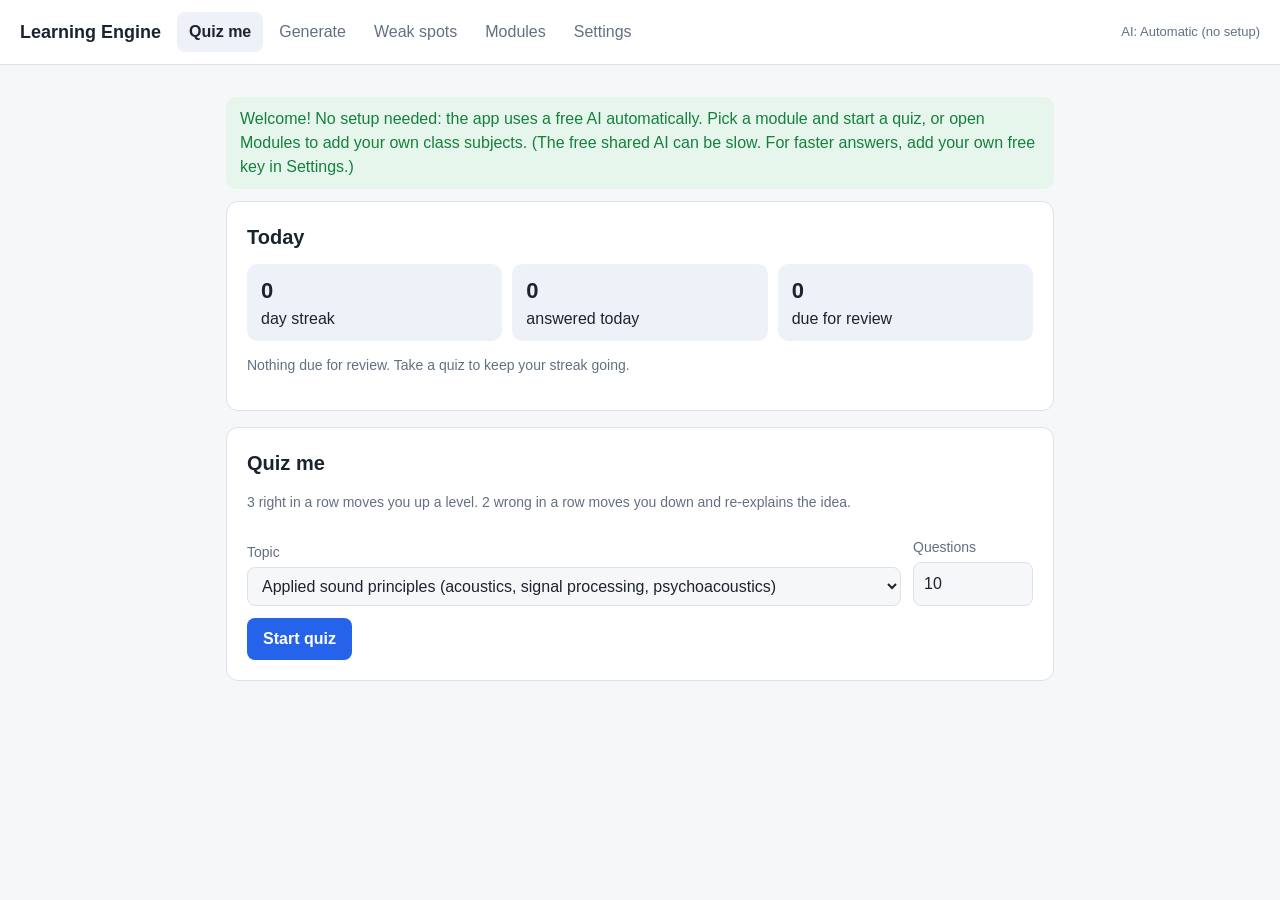
<file: app/index.html>
<!doctype html>
<html lang="en">
<head>
<meta charset="utf-8">
<meta name="viewport" content="width=device-width, initial-scale=1">
<!-- Only this site's own scripts may run, plus the pinned private-AI library from jsDelivr
     (loaded only if you choose "Private AI on this computer"). Network calls go to the AI you pick. -->
<meta http-equiv="Content-Security-Policy" content="default-src 'self'; script-src 'self' https://esm.run https://cdn.jsdelivr.net 'wasm-unsafe-eval'; style-src 'self' 'unsafe-inline'; img-src 'self' data:; connect-src 'self' https: http://localhost:* http://127.0.0.1:*; manifest-src 'self'; worker-src 'self'; base-uri 'none'; form-action 'none'; object-src 'none'">
<meta name="referrer" content="no-referrer">
<title>Learning Engine</title>
<meta name="description" content="An adaptive tutor for your music course modules and assignments.">
<meta name="theme-color" content="#2563eb">
<link rel="manifest" href="manifest.webmanifest">
<link rel="icon" href="icons/icon.svg" type="image/svg+xml">
<link rel="apple-touch-icon" href="icons/icon-192.png">
<link rel="stylesheet" href="styles.css">
</head>
<body>
<header>
  <h1>Learning Engine</h1>
  <nav id="nav">
    <button data-tab="quiz" class="active">Quiz me</button>
    <button data-tab="generate">Generate</button>
    <button data-tab="review">Weak spots</button>
    <button data-tab="assign">Modules</button>
    <button data-tab="settings">Settings</button>
  </nav>
  <span id="ai"></span>
  <button class="btn secondary hidden" id="install-btn">Install app</button>
</header>
<main>
  <div id="banner"></div>
  <div id="busy-note" class="note warn hidden" role="status"></div>

  <!-- QUIZ -->
  <section id="tab-quiz">
    <div class="card" id="today-card">
      <h2>Today</h2>
      <div class="stats">
        <div class="stat"><b id="st-streak">0</b>day streak</div>
        <div class="stat"><b id="st-today">0</b>answered today</div>
        <div class="stat"><b id="st-due">0</b>due for review</div>
      </div>
      <div id="st-due-list"></div>
    </div>
    <div class="card" id="quiz-setup">
      <h2>Quiz me</h2>
      <p class="muted">3 right in a row moves you up a level. 2 wrong in a row moves you down and re-explains the idea.</p>
      <div class="row">
        <div><label for="quiz-topic">Topic</label><select id="quiz-topic"></select></div>
        <div style="flex:0 1 120px"><label for="quiz-n">Questions</label><input id="quiz-n" type="number" min="1" max="50" value="10"></div>
      </div>
      <div class="btns"><button class="btn" id="quiz-start">Start quiz</button></div>
      <div id="quiz-setup-msg"></div>
    </div>
    <div class="card hidden" id="quiz-box">
      <div class="row" style="align-items:center">
        <div id="quiz-title" style="font-weight:600"></div>
        <div style="flex:0 0 auto"><span class="pill" id="quiz-meta"></span></div>
      </div>
      <div id="quiz-body"></div>
      <div class="btns"><button class="btn secondary" id="quiz-stop">Stop quiz</button></div>
    </div>
  </section>

  <!-- GENERATE -->
  <section id="tab-generate" class="hidden">
    <div class="card">
      <h2>Generate new questions</h2>
      <p class="muted">Questions are made one at a time and saved, so later quizzes don't have to wait.</p>
      <div class="row">
        <div><label for="gen-topic">Topic</label><select id="gen-topic"></select></div>
        <div style="flex:0 1 110px"><label for="gen-n">How many</label><input id="gen-n" type="number" min="1" max="20" value="10"></div>
        <div style="flex:0 1 170px"><label for="gen-level">Level</label>
          <select id="gen-level"><option value="">Around my level</option><option>1</option><option>2</option><option>3</option><option>4</option><option>5</option></select></div>
      </div>
      <div class="btns"><button class="btn" id="gen-go">Generate</button></div>
      <div id="gen-status" class="hidden"><p id="gen-msg" class="muted"></p><progress id="gen-bar" value="0" max="10"></progress></div>
      <div id="gen-result"></div>
    </div>
    <div class="card"><h2>Question bank</h2><div id="topics-table"></div></div>
  </section>

  <!-- REVIEW -->
  <section id="tab-review" class="hidden"><div id="review-body"></div></section>

  <!-- MODULES (each one a folder holding its own assignments) -->
  <section id="tab-assign" class="hidden">
    <div id="mod-list-view">
      <div class="card">
        <div class="row" style="align-items:center"><h2 style="margin:0">Your modules</h2>
          <div style="flex:0 0 auto"><button class="btn" id="mod-new">Add a module</button></div></div>
        <p class="muted">Each module is a folder for one class subject. It keeps its own questions, progress, notes and assignments.</p>
        <div id="mod-list" class="folders"></div>
      </div>
      <div class="card hidden" id="mod-form">
        <h2>Add a module</h2>
        <label for="mf-name">Name</label><input id="mf-name" placeholder="e.g. Studio recording">
        <label for="mf-desc">Short description (optional)</label><input id="mf-desc" placeholder="e.g. Recording bands in the studio, from mic choice to the final mix">
        <label for="mf-notes">Course notes or syllabus (optional)</label>
        <textarea id="mf-notes" style="min-height:90px" placeholder="Paste the module outline, learning outcomes or your class notes. Questions will follow them."></textarea>
        <label for="mf-subs">Subtopics to be quizzed on (optional, one per line)</label>
        <textarea id="mf-subs" style="min-height:90px" placeholder="Leave blank and the AI will suggest some."></textarea>
        <div class="btns"><button class="btn" id="mf-save">Save module</button><button class="btn secondary" id="mf-cancel">Cancel</button></div>
        <div id="mf-msg"></div>
      </div>
    </div>
    <div id="mod-view" class="hidden">
      <div class="card">
        <div class="btns" style="margin-top:0"><button class="btn secondary" id="mv-back">← All modules</button></div>
        <h2 id="mv-title" style="margin-top:12px"></h2>
        <p class="muted" id="mv-desc"></p>
        <p class="muted" id="mv-stats"></p>
        <div class="btns"><button class="btn" id="mv-quiz">Quiz this module</button>
          <button class="btn secondary" id="mv-review">Review due</button>
          <button class="btn secondary" id="mv-gen">Make questions</button>
          <button class="btn secondary" id="mv-edit">Edit module</button>
          <button class="btn secondary" id="mv-zip">Download this folder</button></div>
        <div id="mv-msg"></div>
      </div>
      <div class="card hidden" id="me-form">
        <h2>Edit module</h2>
        <label for="me-name">Name</label><input id="me-name">
        <label for="me-desc">Short description</label><input id="me-desc">
        <label for="me-notes">Course notes or syllabus</label><textarea id="me-notes" style="min-height:90px"></textarea>
        <label for="me-subs">Subtopics (one per line)</label><textarea id="me-subs" style="min-height:110px"></textarea>
        <div class="btns"><button class="btn" id="me-save">Save changes</button>
          <button class="btn secondary" id="me-suggest">Suggest subtopics with AI</button>
          <button class="btn secondary" id="me-cancel">Cancel</button></div>
        <div id="me-msg"></div>
        <details style="margin-top:12px"><summary class="muted">Delete this module</summary>
          <p class="muted">Deletes this module's questions and progress. Its assignments are kept and move to the General folder.</p>
          <button class="btn secondary" id="me-delete">Delete this module</button></details>
      </div>
      <div class="card">
        <div class="row" style="align-items:center"><h2 style="margin:0">Assignments in this module</h2>
          <div style="flex:0 0 auto"><button class="btn" id="assign-new">Add assignment</button></div></div>
        <div id="assign-list" style="margin-top:8px"></div>
      </div>
      <div class="card hidden" id="assign-form">
        <h2>Add an assignment to <span id="af-mod"></span></h2>
        <div class="row">
          <div><label for="af-title">Title</label><input id="af-title" placeholder="e.g. Live sound report: festival stage"></div>
          <div><label for="af-course">Course code (optional)</label><input id="af-course"></div>
          <div style="flex:0 1 160px"><label for="af-due">Due (optional)</label><input id="af-due" placeholder="e.g. 12 Dec"></div>
        </div>
        <label for="af-brief">Assignment brief (paste the whole task)</label><textarea id="af-brief"></textarea>
        <label for="af-rubric">Marking rubric or criteria (optional)</label><textarea id="af-rubric" style="min-height:90px"></textarea>
        <div class="btns"><button class="btn" id="af-save">Save</button><button class="btn secondary" id="af-cancel">Cancel</button></div>
        <div id="af-msg"></div>
      </div>
      <div class="card">
        <h2>My notes for this module <span class="saved-at" id="mv-notes-saved"></span></h2>
        <textarea id="mv-notes" style="min-height:110px" placeholder="Class notes, links, things to revise. Saves automatically."></textarea>
      </div>
    </div>
    <div id="assign-detail" class="hidden">
      <div class="card">
        <div class="btns" style="margin-top:0"><button class="btn secondary" id="ad-back">← Back to module</button>
          <button class="btn secondary" id="ad-export">Download my work for this assignment</button></div>
        <h2 id="ad-title" style="margin-top:12px"></h2>
        <p class="muted" id="ad-meta"></p>
        <nav id="ad-nav" style="margin:8px 0 0">
          <button data-sub="learn" class="active">Learn</button>
          <button data-sub="write">Writing coach</button>
          <button data-sub="aquiz">Quiz</button>
          <button data-sub="brief">Brief</button>
        </nav>
      </div>
      <div class="card" id="ad-learn">
        <h3 style="margin-top:0">Key concepts for this assignment</h3>
        <div id="ad-concepts"></div>
        <div id="ad-lesson" class="hidden">
          <div id="ad-lesson-out" class="out chat"></div>
          <div class="row"><div><input id="ad-follow" placeholder="Ask a follow-up question..."></div>
            <div style="flex:0 0 auto"><button class="btn" id="ad-follow-go">Ask</button></div></div>
          <p class="muted">Lessons and follow-ups are saved with this assignment.</p>
        </div>
      </div>
      <div class="card hidden" id="ad-write">
        <p class="note warn">Coaching only: this helps you plan, get unstuck and improve your own writing. It won't write the assignment for you.</p>
        <h3>My draft <span class="saved-at" id="aw-draft-saved"></span></h3>
        <textarea id="aw-draft" placeholder="Write or paste your draft here. It saves automatically as you type."></textarea>
        <div class="btns"><button class="btn" id="aw-feedback">Get feedback on my draft</button>
          <button class="btn secondary" id="aw-plan">Plan it: structure and guiding questions</button></div>
        <h3>I'm stuck</h3>
        <div class="row"><div><input id="aw-stuck" placeholder="Which part, and what have you tried?"></div>
          <div style="flex:0 0 auto"><button class="btn secondary" id="aw-hint">Get hints</button></div></div>
        <div id="aw-out" class="out" style="margin-top:16px"></div>
        <h3>My notes <span class="saved-at" id="aw-notes-saved"></span></h3>
        <textarea id="aw-notes" style="min-height:90px" placeholder="Anything you want to remember: sources, ideas, questions for your teacher. Saves automatically."></textarea>
        <h3>Saved</h3><div id="aw-saved" class="muted"></div>
      </div>
      <div class="card hidden" id="ad-aquiz">
        <p>Quiz yourself on the concepts this assignment needs. It uses the same adaptive levels.</p>
        <div class="btns"><button class="btn" id="aq-go">Start assignment quiz</button>
          <button class="btn secondary" id="aq-gen">Make 5 questions first</button></div>
        <div id="aq-msg"></div>
      </div>
      <div class="card hidden" id="ad-brief"><div id="ad-brief-text" class="out"></div>
        <div class="row" style="align-items:flex-end;margin-top:12px">
          <div><label for="ad-move">Folder (module)</label><select id="ad-move"></select></div>
          <div style="flex:0 0 auto"><button class="btn secondary" id="ad-move-go">Move</button></div></div>
        <div id="ad-move-msg"></div>
        <div class="btns"><button class="btn secondary" id="ad-delete">Delete this assignment</button></div></div>
    </div>
  </section>

  <!-- SETTINGS -->
  <section id="tab-settings" class="hidden">
    <div class="card">
      <h2>Choose your AI</h2>
      <p class="muted">The app needs an AI to write questions and explain things. The first options work straight away: no account, no key.</p>
      <div id="ai-options" role="radiogroup" aria-label="AI options"></div>
      <div id="webllm-box" class="hidden">
        <div class="btns"><button class="btn" id="webllm-go">Download the private AI now</button></div>
        <progress id="webllm-bar" class="hidden" value="0" max="1"></progress>
        <p id="webllm-msg" class="muted"></p>
      </div>
      <div class="btns"><button class="btn secondary" id="set-check">Test the AI</button></div>
      <div id="set-msg"></div>
      <details id="adv" style="margin-top:16px">
        <summary><b>Advanced: use your own free key</b> <span class="muted">(faster and more reliable)</span></summary>
        <p class="muted">Free keys from Google Gemini, Groq or OpenRouter make the app much faster. Your key stays in this browser only and is sent only to the service you pick.</p>
        <label for="set-provider">AI service</label><select id="set-provider"></select>
        <p id="set-keylink" class="muted"></p>
        <div id="set-url-wrap"><label for="set-url">API address</label><input id="set-url" placeholder="https://.../v1/chat/completions"></div>
        <div id="set-key-wrap"><label for="set-key">API key</label><input id="set-key" type="password" autocomplete="off" spellcheck="false"></div>
        <div id="set-model-wrap">
          <label for="set-model-pick">Model</label>
          <div class="row" style="align-items:center">
            <div><select id="set-model-pick"></select></div>
            <div style="flex:0 0 auto"><button class="btn secondary" id="set-load-models">Refresh list</button></div>
          </div>
          <div id="set-model-type-wrap" class="hidden"><label for="set-model">Model name</label><input id="set-model" spellcheck="false"></div>
          <p id="set-model-msg" class="muted"></p>
        </div>
        <div class="btns"><button class="btn" id="set-save">Use this service</button>
          <button class="btn secondary" id="set-forget">Remove my key from this browser</button></div>
        <div id="adv-msg"></div>
      </details>
    </div>
    <div class="card">
      <h2>Your work</h2>
      <p>Everything you do is saved automatically in this browser on this computer: your progress, question banks, assignments, drafts, notes and lessons.</p>
      <p class="muted">The backup file is what you restore from. The .zip gives you one folder per module with its notes and assignments, to read or hand in.</p>
      <p class="muted">Clearing your browser's history and site data would delete it, and it doesn't move to other computers by itself. Download a backup now and then; you can open it on any computer with <b>Restore from a backup</b>.</p>
      <div class="btns"><button class="btn" id="bk-download">Download a backup</button>
        <button class="btn secondary" id="bk-zip">Download everything as folders (.zip)</button>
        <label class="btn" for="bk-file">Restore from a backup</label>
        <input type="file" id="bk-file" accept=".json,application/json" class="hidden">
        <button class="btn secondary hidden" id="bk-legacy">Bring in my saved work from this computer's app folder</button></div>
      <p id="bk-last" class="muted"></p>
      <div id="bk-msg"></div>
      <details><summary class="muted">Delete everything</summary>
        <p class="muted">Removes all your progress, questions, assignments and your key from this browser.</p>
        <button class="btn secondary" id="bk-wipe">Delete all my data from this browser</button></details>
    </div>
    <div class="card">
      <h2>Share with classmates and teachers</h2>
      <p>Send them this link. They just open it in Chrome. Nothing to install, no Terminal.</p>
      <p><code class="link" id="share-link"></code></p>
      <div class="btns"><button class="btn secondary" id="share-copy">Copy link</button></div>
      <p class="muted">It works straight away with no account or key. Each person's work stays in their own browser, so nobody sees anyone else's work. Anyone who adds their own key keeps it to themselves.</p>
      <h3>Install it like an app</h3>
      <p class="muted">In Chrome, click the install icon at the right of the address bar (a screen with a down arrow), or the <b>Install app</b> button at the top of this page. It then opens in its own window from your Dock or Start menu.</p>
    </div>
    <p class="muted" id="version"></p>
  </section>
</main>
<script type="module" src="ui.js"></script>
</body>
</html>
</file>
<file: app/styles.css>
:root {
  --bg: #f6f7f9; --card: #ffffff; --text: #1c2330; --muted: #637083; --line: #dde2ea;
  --accent: #2563eb; --accent-text: #ffffff; --good: #15803d; --good-bg: #e7f6ec;
  --bad: #b91c1c; --bad-bg: #fdecec; --warn: #a16207; --warn-bg: #fdf6e3; --chip: #eef2f8;
}
@media (prefers-color-scheme: dark) {
  :root {
    --bg: #12151b; --card: #1b2029; --text: #e6e9ef; --muted: #98a2b3; --line: #2c3340;
    --accent: #5b8def; --accent-text: #0b0e13; --good: #4ade80; --good-bg: #16301f;
    --bad: #f87171; --bad-bg: #3a1a1a; --warn: #facc15; --warn-bg: #352d12; --chip: #252c38;
  }
}
* { box-sizing: border-box; }
body { margin: 0; background: var(--bg); color: var(--text);
       font: 16px/1.5 -apple-system, BlinkMacSystemFont, "Segoe UI", Helvetica, Arial, sans-serif; }
header { display: flex; align-items: center; gap: 16px; flex-wrap: wrap;
         padding: 12px 20px; background: var(--card); border-bottom: 1px solid var(--line); }
header h1 { font-size: 18px; margin: 0; }
nav { display: flex; gap: 4px; flex-wrap: wrap; }
nav button { background: none; border: 0; color: var(--muted); padding: 8px 12px; border-radius: 8px;
             font: inherit; cursor: pointer; }
nav button.active { background: var(--chip); color: var(--text); font-weight: 600; }
#ai { margin-left: auto; font-size: 13px; color: var(--muted); }
main { max-width: 860px; margin: 0 auto; padding: 20px 16px 60px; }
.card { background: var(--card); border: 1px solid var(--line); border-radius: 12px; padding: 20px; margin-bottom: 16px; }
h2 { font-size: 20px; margin: 0 0 12px; }
h3 { font-size: 16px; margin: 16px 0 8px; }
label { display: block; font-size: 14px; color: var(--muted); margin: 10px 0 4px; }
input, select, textarea { width: 100%; padding: 9px 10px; border: 1px solid var(--line); border-radius: 8px;
                          background: var(--bg); color: var(--text); font: inherit; }
textarea { min-height: 140px; resize: vertical; }
.row { display: flex; gap: 12px; flex-wrap: wrap; align-items: flex-end; }
.row > * { flex: 1 1 160px; }
button.btn { background: var(--accent); color: var(--accent-text); border: 0; border-radius: 8px;
             padding: 9px 16px; font: inherit; font-weight: 600; cursor: pointer; }
button.btn.secondary { background: var(--chip); color: var(--text); }
button.btn:disabled { opacity: .5; cursor: default; }
.btns { display: flex; gap: 8px; flex-wrap: wrap; margin-top: 12px; }
.muted { color: var(--muted); font-size: 14px; }
.choice { display: block; width: 100%; text-align: left; margin: 8px 0; padding: 12px 14px;
          border: 1px solid var(--line); border-radius: 10px; background: var(--bg); color: var(--text);
          font: inherit; cursor: pointer; }
.choice:hover:not(:disabled) { border-color: var(--accent); }
.choice.right { border-color: var(--good); background: var(--good-bg); }
.choice.wrong { border-color: var(--bad); background: var(--bad-bg); }
.choice b { display: inline-block; width: 24px; }
.pill { display: inline-block; padding: 2px 10px; border-radius: 999px; background: var(--chip); font-size: 13px; }
.note { padding: 10px 14px; border-radius: 10px; margin: 12px 0; }
.note.good { background: var(--good-bg); color: var(--good); }
.note.bad { background: var(--bad-bg); color: var(--bad); }
.note.warn { background: var(--warn-bg); color: var(--warn); }
.out { white-space: normal; }
.out p { margin: 8px 0; }
.out ul, .out ol { margin: 6px 0; padding-left: 22px; }
.thinking::after { content: "Thinking"; animation: dots 1.2s steps(4) infinite; color: var(--muted); }
@keyframes dots { 0% { content: "Thinking"; } 25% { content: "Thinking."; } 50% { content: "Thinking.."; } 75% { content: "Thinking..."; } }
table { width: 100%; border-collapse: collapse; font-size: 14px; }
th, td { text-align: left; padding: 8px 6px; border-bottom: 1px solid var(--line); }
.bar { height: 8px; border-radius: 4px; background: var(--chip); overflow: hidden; min-width: 80px; }
.bar span { display: block; height: 100%; }
.list-item { display: flex; justify-content: space-between; align-items: center; gap: 12px;
             padding: 10px 0; border-bottom: 1px solid var(--line); }
.list-item:last-child { border-bottom: 0; }
.hidden { display: none !important; }
progress { width: 100%; height: 10px; }
.chat .me { background: var(--chip); padding: 8px 12px; border-radius: 10px; margin: 10px 0; }
.stats { display: flex; gap: 10px; flex-wrap: wrap; }
.stat { flex: 1 1 150px; background: var(--chip); border-radius: 10px; padding: 10px 14px; }
.stat b { display: block; font-size: 22px; }
.saved-at { font-size: 13px; color: var(--muted); }
#install-btn { margin-left: 8px; }
.steps li { margin: 6px 0; }
details { margin: 6px 0; }
summary { cursor: pointer; }
code.link { word-break: break-all; background: var(--chip); padding: 4px 8px; border-radius: 6px; display: inline-block; }
label.btn { display: inline-block; margin: 0; background: var(--chip); color: var(--text); border-radius: 8px;
            padding: 9px 16px; font-size: 16px; font-weight: 600; cursor: pointer; }
.ai-opt { display: flex; gap: 12px; align-items: flex-start; padding: 12px; margin: 8px 0; border: 1px solid var(--line);
          border-radius: 10px; cursor: pointer; background: var(--bg); }
.ai-opt.on { border-color: var(--accent); }
.ai-opt input { width: auto; margin-top: 4px; }
.ai-opt .why { font-size: 14px; color: var(--muted); margin: 2px 0 0; }
.ai-opt .tag { font-size: 12px; padding: 1px 8px; border-radius: 999px; background: var(--chip); margin-left: 6px; }
.ai-opt .tag.good { background: var(--good-bg); color: var(--good); }
.ai-opt .tag.bad { background: var(--bad-bg); color: var(--bad); }
.ai-opt.off { opacity: .6; cursor: default; }

/* Modules shown as folders */
.folders { display: grid; grid-template-columns: repeat(auto-fill, minmax(230px, 1fr)); gap: 12px; margin-top: 12px; }
.folder { border: 1px solid var(--line, #d6dbe3); border-radius: 12px; padding: 12px 14px; background: var(--card, #fff);
  display: flex; flex-direction: column; gap: 6px; text-align: left; cursor: pointer; font: inherit; color: inherit; }
.folder:hover, .folder:focus-visible { border-color: var(--accent, #2563eb); }
.folder b::before { content: "📁 "; }
.folder .muted { font-size: 13px; }
</file>
